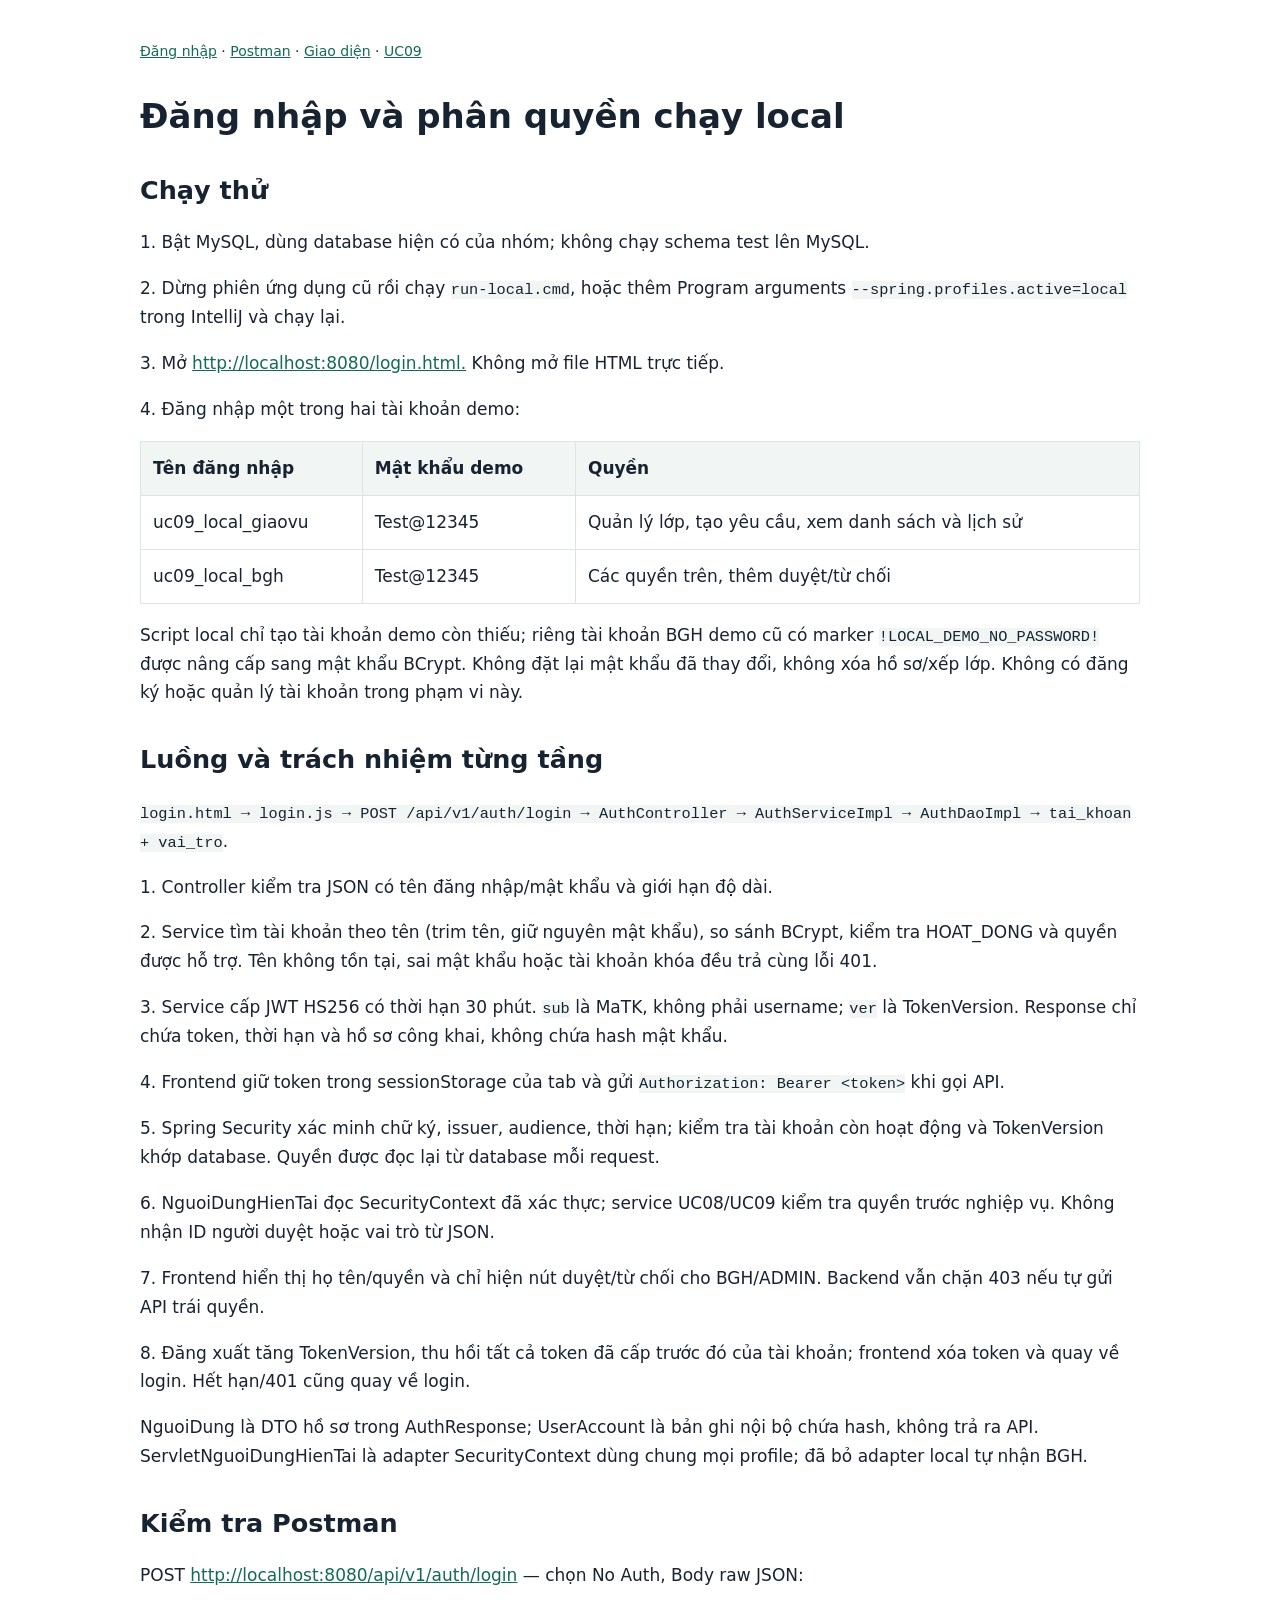
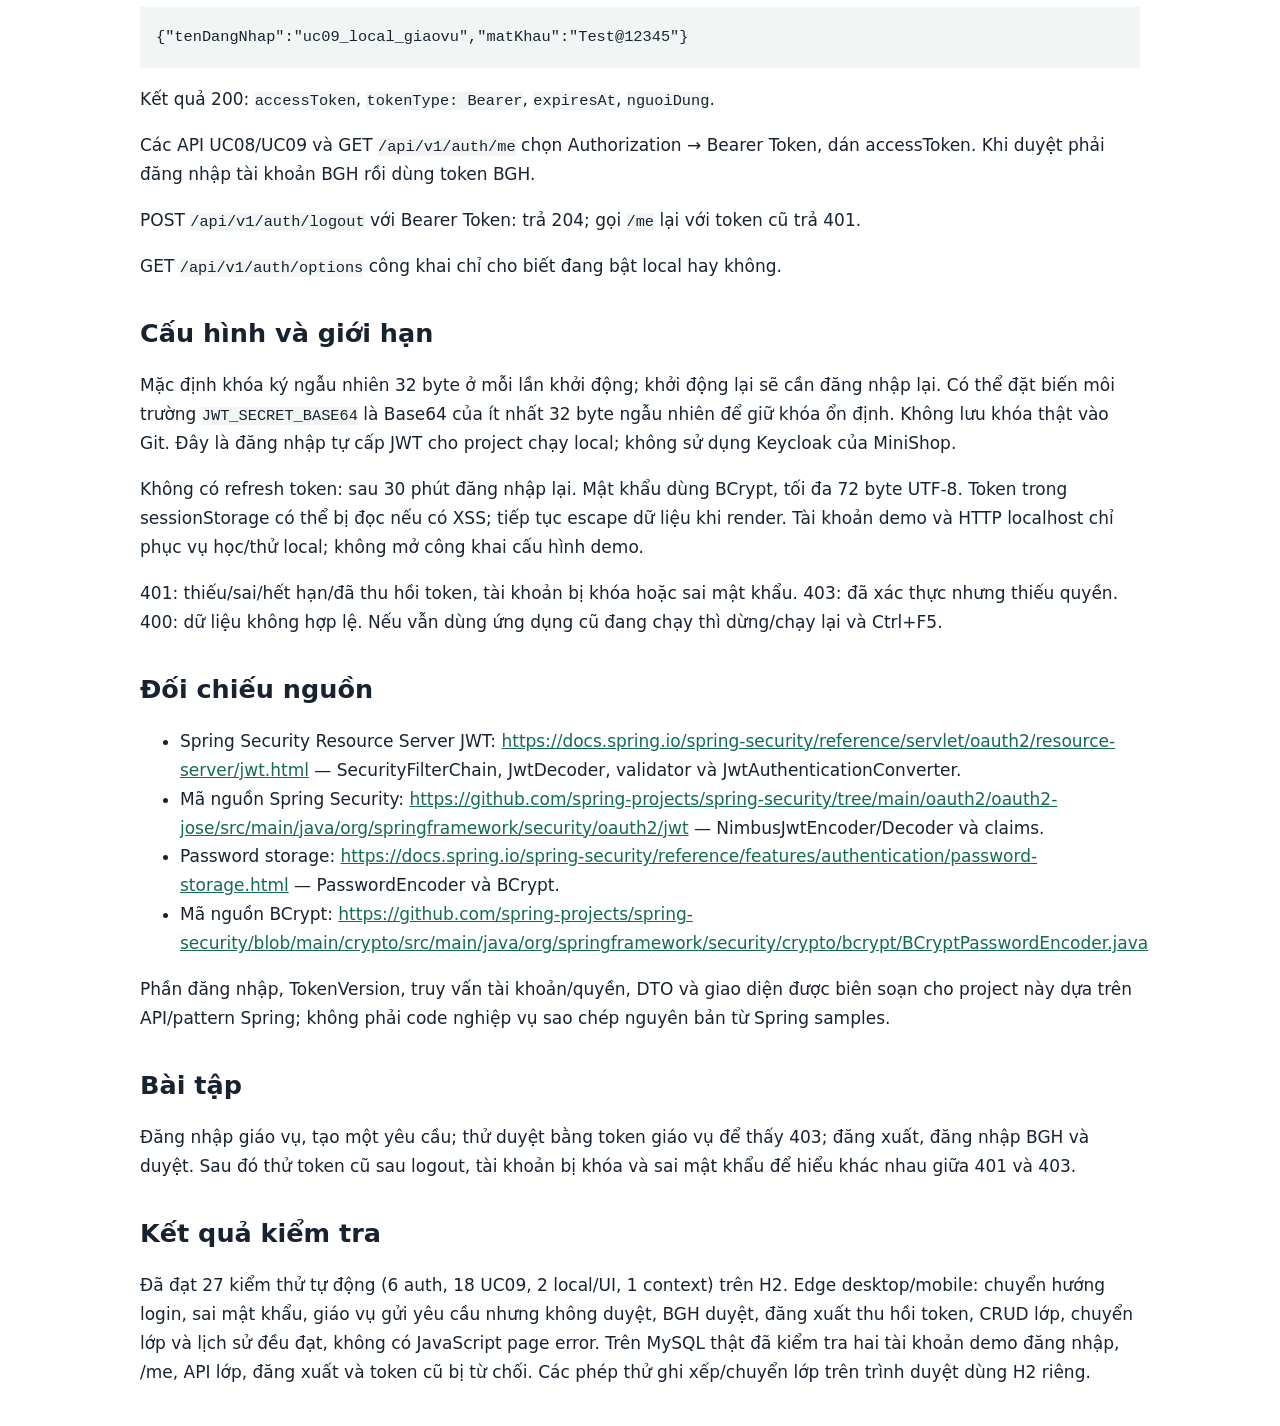
<file: docs/DANG_NHAP.html>
<!doctype html><html lang="vi"><head><meta charset="utf-8"><meta name="viewport" content="width=device-width,initial-scale=1"><title>DANG_NHAP</title><style>body{max-width:1000px;margin:40px auto;padding:0 24px;font:17px/1.7 system-ui;color:#182331}h1,h2{line-height:1.3}h2{margin-top:36px}p{overflow-wrap:anywhere}pre{overflow:auto;background:#f1f5f3;padding:16px}a{color:#136b54}table{border-collapse:collapse;width:100%}th,td{padding:12px;border:1px solid #dce5df;text-align:left}th{background:#f1f5f3}.table-wrap{overflow:auto}code{font-size:.9em;background:#f1f5f3}nav{font-size:14px;margin-bottom:30px}</style></head><body><nav><a href="DANG_NHAP.html">Đăng nhập</a> · <a href="LOCAL_POSTMAN.html">Postman</a> · <a href="GIAO_DIEN.html">Giao diện</a> · <a href="UC09.html">UC09</a></nav><h1>Đăng nhập và phân quyền chạy local</h1><h2>Chạy thử</h2><p>1. Bật MySQL, dùng database hiện có của nhóm; không chạy schema test lên MySQL.</p><p>2. Dừng phiên ứng dụng cũ rồi chạy <code>run-local.cmd</code>, hoặc thêm Program arguments <code>--spring.profiles.active=local</code> trong IntelliJ và chạy lại.</p><p>3. Mở <a href="http://localhost:8080/login.html.">http://localhost:8080/login.html.</a> Không mở file HTML trực tiếp.</p><p>4. Đăng nhập một trong hai tài khoản demo:</p><div class="table-wrap"><table><tr><th>Tên đăng nhập</th><th>Mật khẩu demo</th><th>Quyền</th></tr><tr><td>uc09_local_giaovu</td><td>Test@12345</td><td>Quản lý lớp, tạo yêu cầu, xem danh sách và lịch sử</td></tr><tr><td>uc09_local_bgh</td><td>Test@12345</td><td>Các quyền trên, thêm duyệt/từ chối</td></tr></table></div><p>Script local chỉ tạo tài khoản demo còn thiếu; riêng tài khoản BGH demo cũ có marker <code>!LOCAL_DEMO_NO_PASSWORD!</code> được nâng cấp sang mật khẩu BCrypt. Không đặt lại mật khẩu đã thay đổi, không xóa hồ sơ/xếp lớp. Không có đăng ký hoặc quản lý tài khoản trong phạm vi này.</p><h2>Luồng và trách nhiệm từng tầng</h2><p><code>login.html → login.js → POST /api/v1/auth/login → AuthController → AuthServiceImpl → AuthDaoImpl → tai_khoan + vai_tro</code>.</p><p>1. Controller kiểm tra JSON có tên đăng nhập/mật khẩu và giới hạn độ dài.</p><p>2. Service tìm tài khoản theo tên (trim tên, giữ nguyên mật khẩu), so sánh BCrypt, kiểm tra HOAT_DONG và quyền được hỗ trợ. Tên không tồn tại, sai mật khẩu hoặc tài khoản khóa đều trả cùng lỗi 401.</p><p>3. Service cấp JWT HS256 có thời hạn 30 phút. <code>sub</code> là MaTK, không phải username; <code>ver</code> là TokenVersion. Response chỉ chứa token, thời hạn và hồ sơ công khai, không chứa hash mật khẩu.</p><p>4. Frontend giữ token trong sessionStorage của tab và gửi <code>Authorization: Bearer &lt;token&gt;</code> khi gọi API.</p><p>5. Spring Security xác minh chữ ký, issuer, audience, thời hạn; kiểm tra tài khoản còn hoạt động và TokenVersion khớp database. Quyền được đọc lại từ database mỗi request.</p><p>6. NguoiDungHienTai đọc SecurityContext đã xác thực; service UC08/UC09 kiểm tra quyền trước nghiệp vụ. Không nhận ID người duyệt hoặc vai trò từ JSON.</p><p>7. Frontend hiển thị họ tên/quyền và chỉ hiện nút duyệt/từ chối cho BGH/ADMIN. Backend vẫn chặn 403 nếu tự gửi API trái quyền.</p><p>8. Đăng xuất tăng TokenVersion, thu hồi tất cả token đã cấp trước đó của tài khoản; frontend xóa token và quay về login. Hết hạn/401 cũng quay về login.</p><p>NguoiDung là DTO hồ sơ trong AuthResponse; UserAccount là bản ghi nội bộ chứa hash, không trả ra API. ServletNguoiDungHienTai là adapter SecurityContext dùng chung mọi profile; đã bỏ adapter local tự nhận BGH.</p><h2>Kiểm tra Postman</h2><p>POST <a href="http://localhost:8080/api/v1/auth/login">http://localhost:8080/api/v1/auth/login</a> — chọn No Auth, Body raw JSON:</p><pre><code>{&quot;tenDangNhap&quot;:&quot;uc09_local_giaovu&quot;,&quot;matKhau&quot;:&quot;Test@12345&quot;}</code></pre><p>Kết quả 200: <code>accessToken</code>, <code>tokenType: Bearer</code>, <code>expiresAt</code>, <code>nguoiDung</code>.</p><p>Các API UC08/UC09 và GET <code>/api/v1/auth/me</code> chọn Authorization → Bearer Token, dán accessToken. Khi duyệt phải đăng nhập tài khoản BGH rồi dùng token BGH.</p><p>POST <code>/api/v1/auth/logout</code> với Bearer Token: trả 204; gọi <code>/me</code> lại với token cũ trả 401.</p><p>GET <code>/api/v1/auth/options</code> công khai chỉ cho biết đang bật local hay không.</p><h2>Cấu hình và giới hạn</h2><p>Mặc định khóa ký ngẫu nhiên 32 byte ở mỗi lần khởi động; khởi động lại sẽ cần đăng nhập lại. Có thể đặt biến môi trường <code>JWT_SECRET_BASE64</code> là Base64 của ít nhất 32 byte ngẫu nhiên để giữ khóa ổn định. Không lưu khóa thật vào Git. Đây là đăng nhập tự cấp JWT cho project chạy local; không sử dụng Keycloak của MiniShop.</p><p>Không có refresh token: sau 30 phút đăng nhập lại. Mật khẩu dùng BCrypt, tối đa 72 byte UTF-8. Token trong sessionStorage có thể bị đọc nếu có XSS; tiếp tục escape dữ liệu khi render. Tài khoản demo và HTTP localhost chỉ phục vụ học/thử local; không mở công khai cấu hình demo.</p><p>401: thiếu/sai/hết hạn/đã thu hồi token, tài khoản bị khóa hoặc sai mật khẩu. 403: đã xác thực nhưng thiếu quyền. 400: dữ liệu không hợp lệ. Nếu vẫn dùng ứng dụng cũ đang chạy thì dừng/chạy lại và Ctrl+F5.</p><h2>Đối chiếu nguồn</h2><ul><li>Spring Security Resource Server JWT: <a href="https://docs.spring.io/spring-security/reference/servlet/oauth2/resource-server/jwt.html">https://docs.spring.io/spring-security/reference/servlet/oauth2/resource-server/jwt.html</a> — SecurityFilterChain, JwtDecoder, validator và JwtAuthenticationConverter.</li><li>Mã nguồn Spring Security: <a href="https://github.com/spring-projects/spring-security/tree/main/oauth2/oauth2-jose/src/main/java/org/springframework/security/oauth2/jwt">https://github.com/spring-projects/spring-security/tree/main/oauth2/oauth2-jose/src/main/java/org/springframework/security/oauth2/jwt</a> — NimbusJwtEncoder/Decoder và claims.</li><li>Password storage: <a href="https://docs.spring.io/spring-security/reference/features/authentication/password-storage.html">https://docs.spring.io/spring-security/reference/features/authentication/password-storage.html</a> — PasswordEncoder và BCrypt.</li><li>Mã nguồn BCrypt: <a href="https://github.com/spring-projects/spring-security/blob/main/crypto/src/main/java/org/springframework/security/crypto/bcrypt/BCryptPasswordEncoder.java">https://github.com/spring-projects/spring-security/blob/main/crypto/src/main/java/org/springframework/security/crypto/bcrypt/BCryptPasswordEncoder.java</a></li></ul><p>Phần đăng nhập, TokenVersion, truy vấn tài khoản/quyền, DTO và giao diện được biên soạn cho project này dựa trên API/pattern Spring; không phải code nghiệp vụ sao chép nguyên bản từ Spring samples.</p><h2>Bài tập</h2><p>Đăng nhập giáo vụ, tạo một yêu cầu; thử duyệt bằng token giáo vụ để thấy 403; đăng xuất, đăng nhập BGH và duyệt. Sau đó thử token cũ sau logout, tài khoản bị khóa và sai mật khẩu để hiểu khác nhau giữa 401 và 403.</p><h2>Kết quả kiểm tra</h2><p>Đã đạt 27 kiểm thử tự động (6 auth, 18 UC09, 2 local/UI, 1 context) trên H2. Edge desktop/mobile: chuyển hướng login, sai mật khẩu, giáo vụ gửi yêu cầu nhưng không duyệt, BGH duyệt, đăng xuất thu hồi token, CRUD lớp, chuyển lớp và lịch sử đều đạt, không có JavaScript page error. Trên MySQL thật đã kiểm tra hai tài khoản demo đăng nhập, /me, API lớp, đăng xuất và token cũ bị từ chối. Các phép thử ghi xếp/chuyển lớp trên trình duyệt dùng H2 riêng.</p></body></html>
</file>
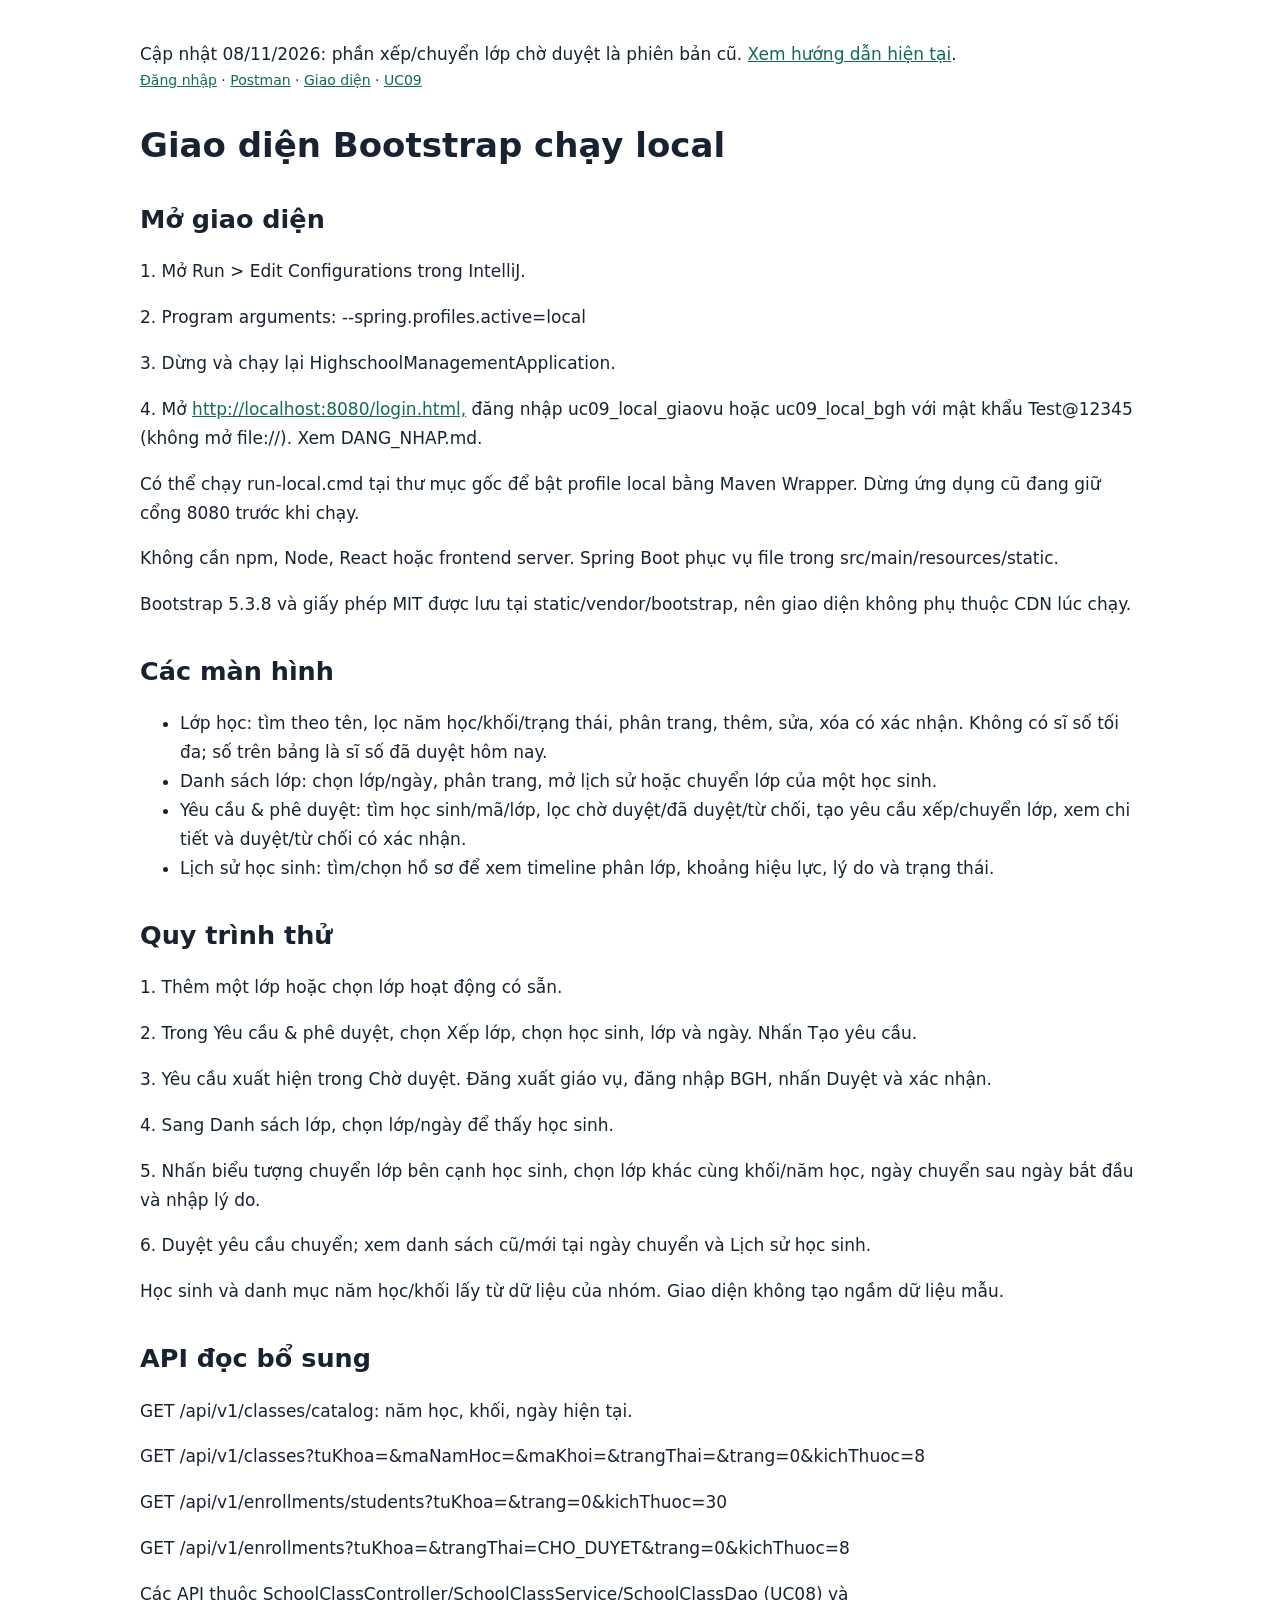
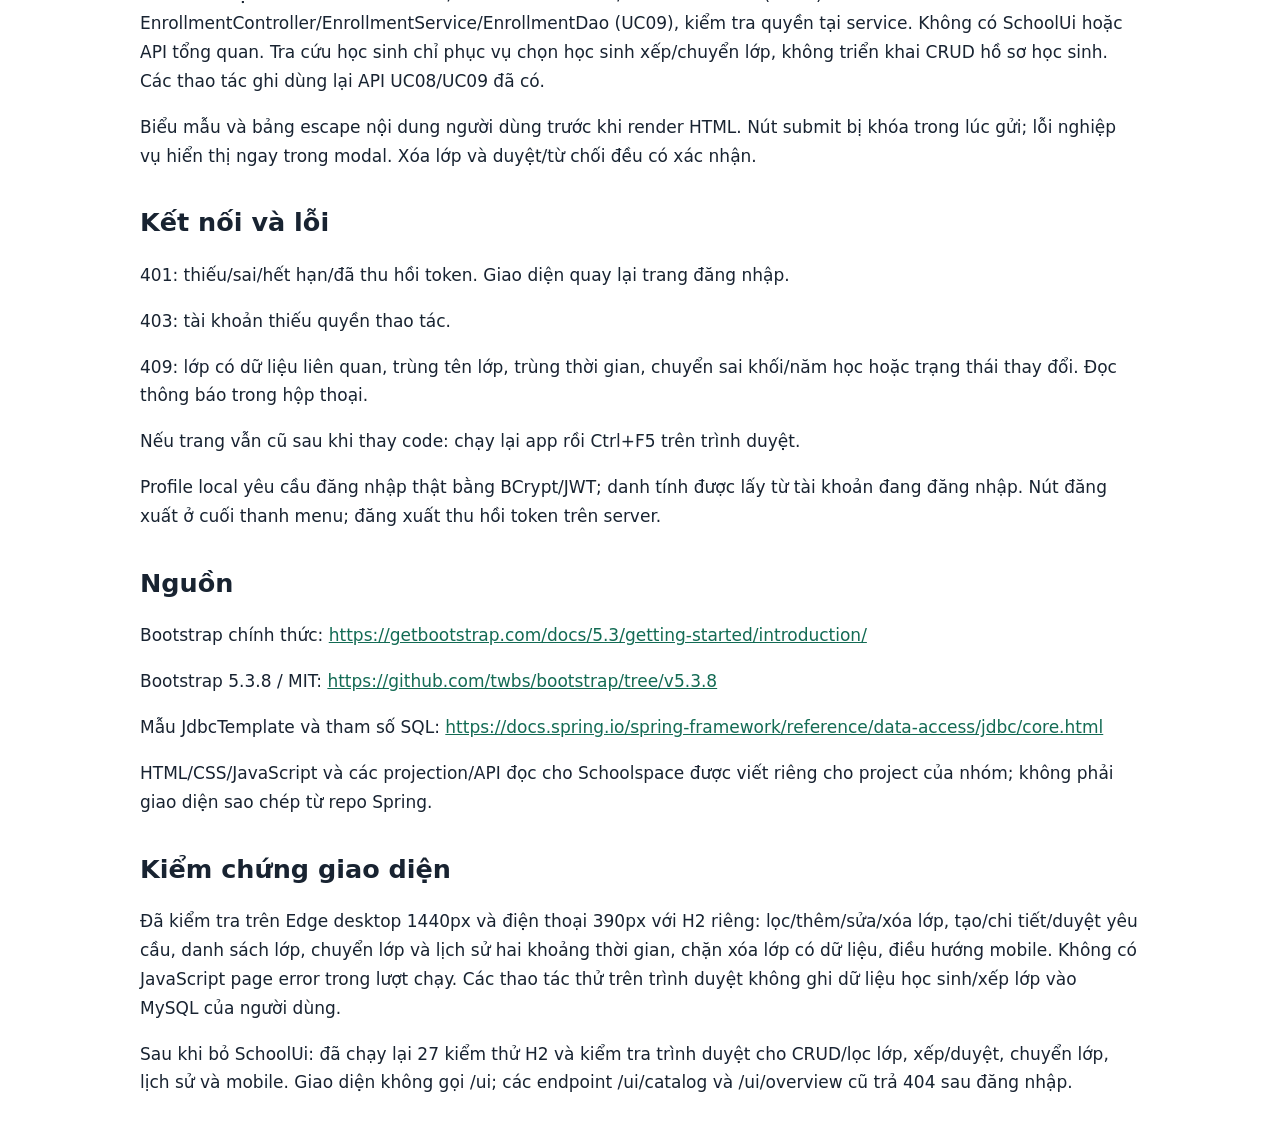
<file: docs/GIAO_DIEN.html>
<!doctype html><html lang="vi"><head><meta charset="utf-8"><meta name="viewport" content="width=device-width,initial-scale=1"><title>GIAO_DIEN</title><style>body{max-width:1000px;margin:40px auto;padding:0 24px;font:17px/1.7 system-ui;color:#182331}h1,h2{line-height:1.3}h2{margin-top:36px}p{overflow-wrap:anywhere}pre{overflow:auto;background:#f1f5f3;padding:16px}a{color:#136b54}table{border-collapse:collapse;width:100%}th,td{padding:12px;border:1px solid #dce5df;text-align:left}th{background:#f1f5f3}.table-wrap{overflow:auto}code{font-size:.9em;background:#f1f5f3}nav{font-size:14px;margin-bottom:30px}</style></head><body>
<aside lang="vi">Cập nhật 08/11/2026: phần xếp/chuyển lớp chờ duyệt là phiên bản cũ. <a href="XEP_LOP_TRUC_TIEP.md">Xem hướng dẫn hiện tại</a>.</aside><nav><a href="DANG_NHAP.html">Đăng nhập</a> · <a href="LOCAL_POSTMAN.html">Postman</a> · <a href="GIAO_DIEN.html">Giao diện</a> · <a href="UC09.html">UC09</a></nav><h1>Giao diện Bootstrap chạy local</h1><h2>Mở giao diện</h2><p>1. Mở Run &gt; Edit Configurations trong IntelliJ.</p><p>2. Program arguments: --spring.profiles.active=local</p><p>3. Dừng và chạy lại HighschoolManagementApplication.</p><p>4. Mở <a href="http://localhost:8080/login.html,">http://localhost:8080/login.html,</a> đăng nhập uc09_local_giaovu hoặc uc09_local_bgh với mật khẩu Test@12345 (không mở file://). Xem DANG_NHAP.md.</p><p>Có thể chạy run-local.cmd tại thư mục gốc để bật profile local bằng Maven Wrapper. Dừng ứng dụng cũ đang giữ cổng 8080 trước khi chạy.</p><p>Không cần npm, Node, React hoặc frontend server. Spring Boot phục vụ file trong src/main/resources/static.</p><p>Bootstrap 5.3.8 và giấy phép MIT được lưu tại static/vendor/bootstrap, nên giao diện không phụ thuộc CDN lúc chạy.</p><h2>Các màn hình</h2><ul><li>Lớp học: tìm theo tên, lọc năm học/khối/trạng thái, phân trang, thêm, sửa, xóa có xác nhận. Không có sĩ số tối đa; số trên bảng là sĩ số đã duyệt hôm nay.</li><li>Danh sách lớp: chọn lớp/ngày, phân trang, mở lịch sử hoặc chuyển lớp của một học sinh.</li><li>Yêu cầu &amp; phê duyệt: tìm học sinh/mã/lớp, lọc chờ duyệt/đã duyệt/từ chối, tạo yêu cầu xếp/chuyển lớp, xem chi tiết và duyệt/từ chối có xác nhận.</li><li>Lịch sử học sinh: tìm/chọn hồ sơ để xem timeline phân lớp, khoảng hiệu lực, lý do và trạng thái.</li></ul><h2>Quy trình thử</h2><p>1. Thêm một lớp hoặc chọn lớp hoạt động có sẵn.</p><p>2. Trong Yêu cầu &amp; phê duyệt, chọn Xếp lớp, chọn học sinh, lớp và ngày. Nhấn Tạo yêu cầu.</p><p>3. Yêu cầu xuất hiện trong Chờ duyệt. Đăng xuất giáo vụ, đăng nhập BGH, nhấn Duyệt và xác nhận.</p><p>4. Sang Danh sách lớp, chọn lớp/ngày để thấy học sinh.</p><p>5. Nhấn biểu tượng chuyển lớp bên cạnh học sinh, chọn lớp khác cùng khối/năm học, ngày chuyển sau ngày bắt đầu và nhập lý do.</p><p>6. Duyệt yêu cầu chuyển; xem danh sách cũ/mới tại ngày chuyển và Lịch sử học sinh.</p><p>Học sinh và danh mục năm học/khối lấy từ dữ liệu của nhóm. Giao diện không tạo ngầm dữ liệu mẫu.</p><h2>API đọc bổ sung</h2><p>GET /api/v1/classes/catalog: năm học, khối, ngày hiện tại.</p><p>GET /api/v1/classes?tuKhoa=&amp;maNamHoc=&amp;maKhoi=&amp;trangThai=&amp;trang=0&amp;kichThuoc=8</p><p>GET /api/v1/enrollments/students?tuKhoa=&amp;trang=0&amp;kichThuoc=30</p><p>GET /api/v1/enrollments?tuKhoa=&amp;trangThai=CHO_DUYET&amp;trang=0&amp;kichThuoc=8</p><p>Các API thuộc SchoolClassController/SchoolClassService/SchoolClassDao (UC08) và EnrollmentController/EnrollmentService/EnrollmentDao (UC09), kiểm tra quyền tại service. Không có SchoolUi hoặc API tổng quan. Tra cứu học sinh chỉ phục vụ chọn học sinh xếp/chuyển lớp, không triển khai CRUD hồ sơ học sinh. Các thao tác ghi dùng lại API UC08/UC09 đã có.</p><p>Biểu mẫu và bảng escape nội dung người dùng trước khi render HTML. Nút submit bị khóa trong lúc gửi; lỗi nghiệp vụ hiển thị ngay trong modal. Xóa lớp và duyệt/từ chối đều có xác nhận.</p><h2>Kết nối và lỗi</h2><p>401: thiếu/sai/hết hạn/đã thu hồi token. Giao diện quay lại trang đăng nhập.</p><p>403: tài khoản thiếu quyền thao tác.</p><p>409: lớp có dữ liệu liên quan, trùng tên lớp, trùng thời gian, chuyển sai khối/năm học hoặc trạng thái thay đổi. Đọc thông báo trong hộp thoại.</p><p>Nếu trang vẫn cũ sau khi thay code: chạy lại app rồi Ctrl+F5 trên trình duyệt.</p><p>Profile local yêu cầu đăng nhập thật bằng BCrypt/JWT; danh tính được lấy từ tài khoản đang đăng nhập. Nút đăng xuất ở cuối thanh menu; đăng xuất thu hồi token trên server.</p><h2>Nguồn</h2><p>Bootstrap chính thức: <a href="https://getbootstrap.com/docs/5.3/getting-started/introduction/">https://getbootstrap.com/docs/5.3/getting-started/introduction/</a></p><p>Bootstrap 5.3.8 / MIT: <a href="https://github.com/twbs/bootstrap/tree/v5.3.8">https://github.com/twbs/bootstrap/tree/v5.3.8</a></p><p>Mẫu JdbcTemplate và tham số SQL: <a href="https://docs.spring.io/spring-framework/reference/data-access/jdbc/core.html">https://docs.spring.io/spring-framework/reference/data-access/jdbc/core.html</a></p><p>HTML/CSS/JavaScript và các projection/API đọc cho Schoolspace được viết riêng cho project của nhóm; không phải giao diện sao chép từ repo Spring.</p><h2>Kiểm chứng giao diện</h2><p>Đã kiểm tra trên Edge desktop 1440px và điện thoại 390px với H2 riêng: lọc/thêm/sửa/xóa lớp, tạo/chi tiết/duyệt yêu cầu, danh sách lớp, chuyển lớp và lịch sử hai khoảng thời gian, chặn xóa lớp có dữ liệu, điều hướng mobile. Không có JavaScript page error trong lượt chạy. Các thao tác thử trên trình duyệt không ghi dữ liệu học sinh/xếp lớp vào MySQL của người dùng.</p><p>Sau khi bỏ SchoolUi: đã chạy lại 27 kiểm thử H2 và kiểm tra trình duyệt cho CRUD/lọc lớp, xếp/duyệt, chuyển lớp, lịch sử và mobile. Giao diện không gọi /ui; các endpoint /ui/catalog và /ui/overview cũ trả 404 sau đăng nhập.</p></body></html>
</file>
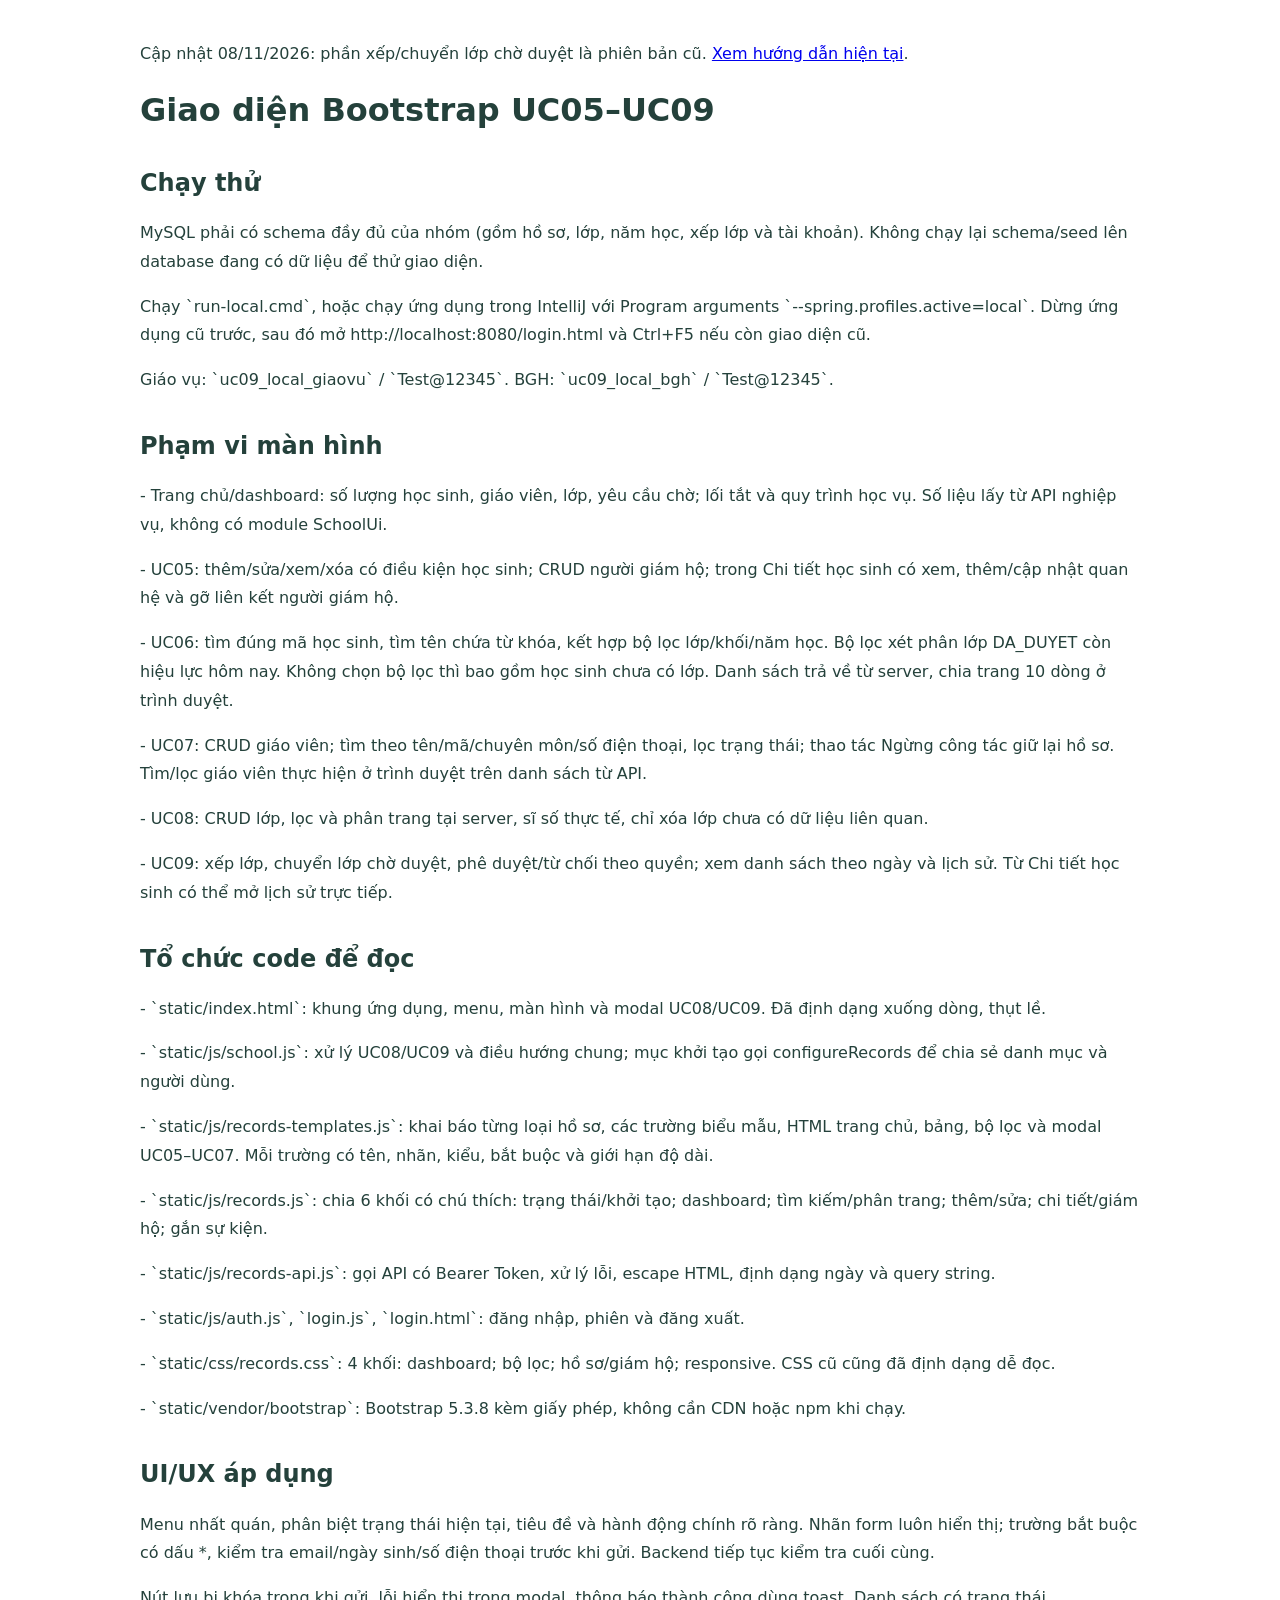
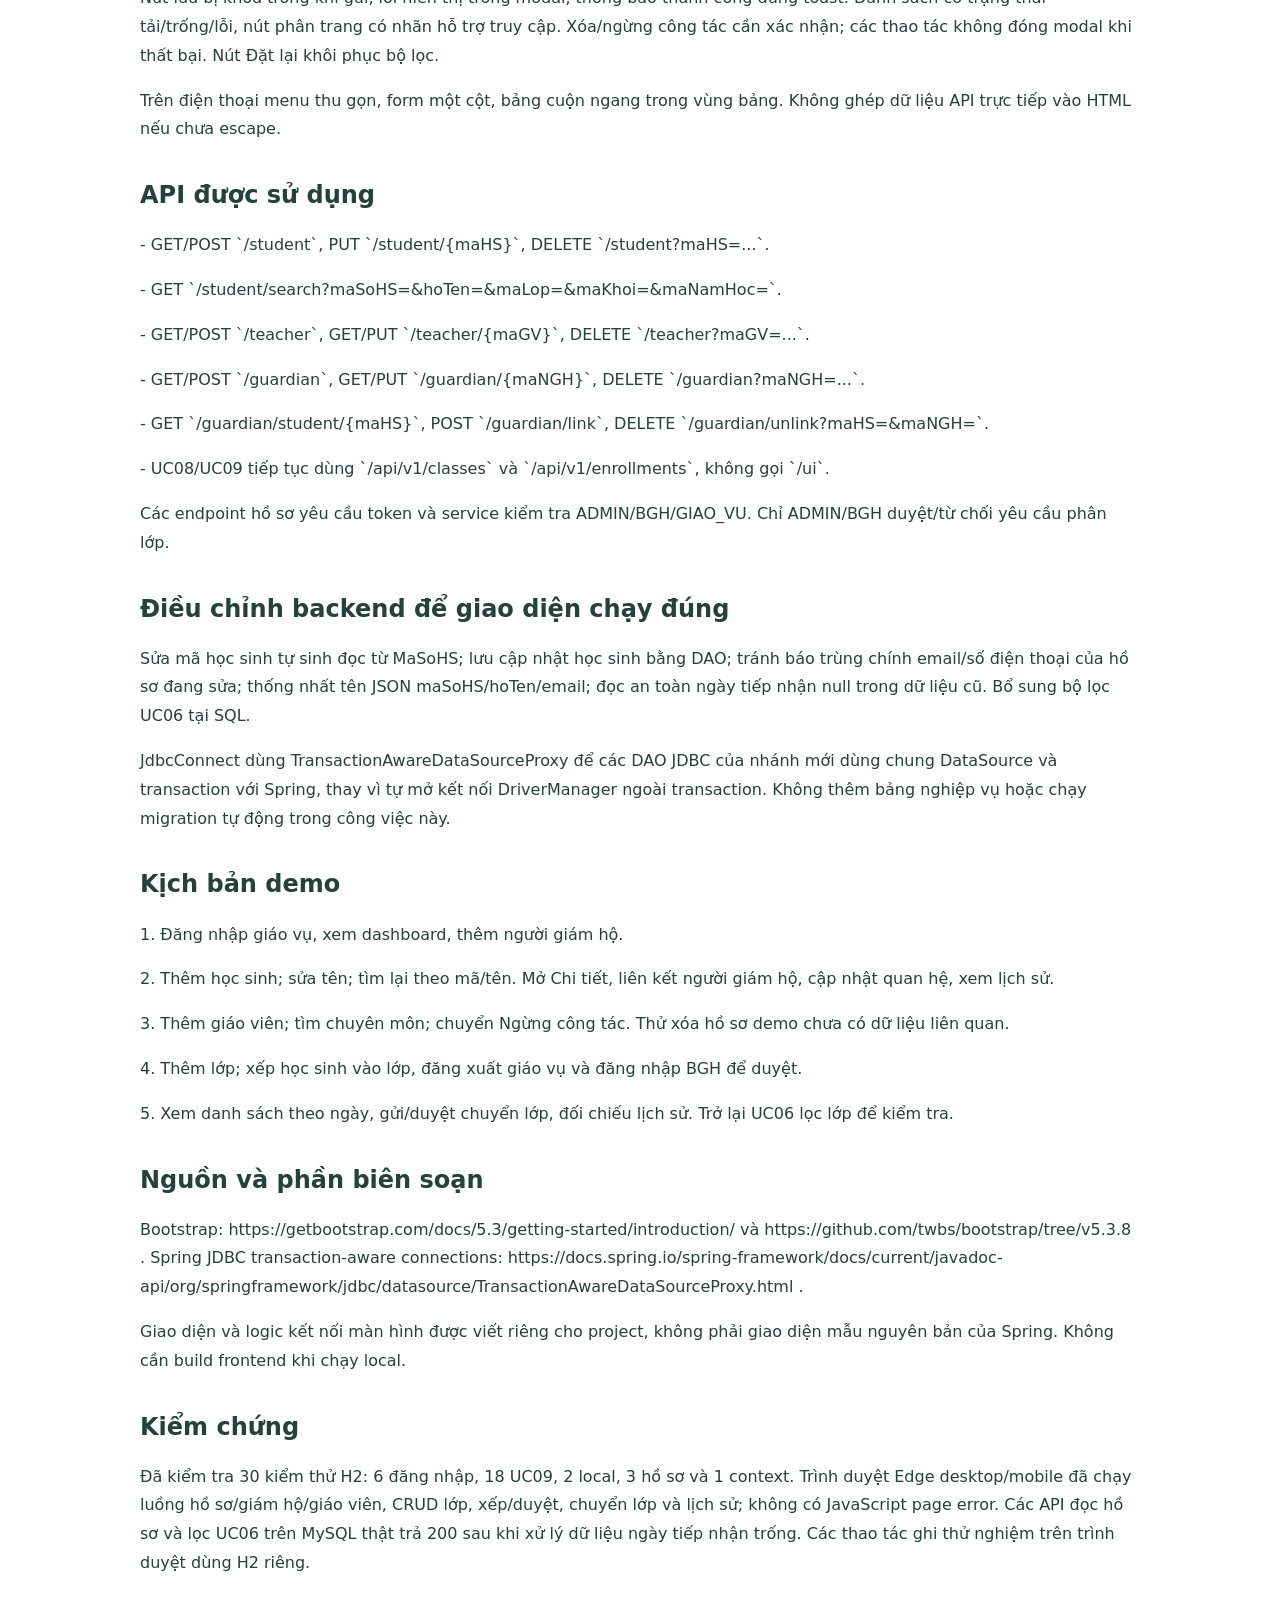
<file: docs/GIAO_DIEN_DAY_DU.html>
<!doctype html><html lang="vi"><meta charset="utf-8"><meta name="viewport" content="width=device-width,initial-scale=1"><title>Giao diện UC05–UC09</title><style>body{font:16px/1.8 system-ui;color:#24413b;max-width:1000px;margin:40px auto;padding:0 22px}h1,h2{line-height:1.3}h2{margin-top:36px}p{overflow-wrap:anywhere}</style><body>
<aside lang="vi">Cập nhật 08/11/2026: phần xếp/chuyển lớp chờ duyệt là phiên bản cũ. <a href="XEP_LOP_TRUC_TIEP.md">Xem hướng dẫn hiện tại</a>.</aside><h1>Giao diện Bootstrap UC05–UC09</h1><h2>Chạy thử</h2><p>MySQL phải có schema đầy đủ của nhóm (gồm hồ sơ, lớp, năm học, xếp lớp và tài khoản). Không chạy lại schema/seed lên database đang có dữ liệu để thử giao diện.</p><p>Chạy `run-local.cmd`, hoặc chạy ứng dụng trong IntelliJ với Program arguments `--spring.profiles.active=local`. Dừng ứng dụng cũ trước, sau đó mở http://localhost:8080/login.html và Ctrl+F5 nếu còn giao diện cũ.</p><p>Giáo vụ: `uc09_local_giaovu` / `Test@12345`. BGH: `uc09_local_bgh` / `Test@12345`.</p><h2>Phạm vi màn hình</h2><p>- Trang chủ/dashboard: số lượng học sinh, giáo viên, lớp, yêu cầu chờ; lối tắt và quy trình học vụ. Số liệu lấy từ API nghiệp vụ, không có module SchoolUi.</p><p>- UC05: thêm/sửa/xem/xóa có điều kiện học sinh; CRUD người giám hộ; trong Chi tiết học sinh có xem, thêm/cập nhật quan hệ và gỡ liên kết người giám hộ.</p><p>- UC06: tìm đúng mã học sinh, tìm tên chứa từ khóa, kết hợp bộ lọc lớp/khối/năm học. Bộ lọc xét phân lớp DA_DUYET còn hiệu lực hôm nay. Không chọn bộ lọc thì bao gồm học sinh chưa có lớp. Danh sách trả về từ server, chia trang 10 dòng ở trình duyệt.</p><p>- UC07: CRUD giáo viên; tìm theo tên/mã/chuyên môn/số điện thoại, lọc trạng thái; thao tác Ngừng công tác giữ lại hồ sơ. Tìm/lọc giáo viên thực hiện ở trình duyệt trên danh sách từ API.</p><p>- UC08: CRUD lớp, lọc và phân trang tại server, sĩ số thực tế, chỉ xóa lớp chưa có dữ liệu liên quan.</p><p>- UC09: xếp lớp, chuyển lớp chờ duyệt, phê duyệt/từ chối theo quyền; xem danh sách theo ngày và lịch sử. Từ Chi tiết học sinh có thể mở lịch sử trực tiếp.</p><h2>Tổ chức code để đọc</h2><p>- `static/index.html`: khung ứng dụng, menu, màn hình và modal UC08/UC09. Đã định dạng xuống dòng, thụt lề.</p><p>- `static/js/school.js`: xử lý UC08/UC09 và điều hướng chung; mục khởi tạo gọi configureRecords để chia sẻ danh mục và người dùng.</p><p>- `static/js/records-templates.js`: khai báo từng loại hồ sơ, các trường biểu mẫu, HTML trang chủ, bảng, bộ lọc và modal UC05–UC07. Mỗi trường có tên, nhãn, kiểu, bắt buộc và giới hạn độ dài.</p><p>- `static/js/records.js`: chia 6 khối có chú thích: trạng thái/khởi tạo; dashboard; tìm kiếm/phân trang; thêm/sửa; chi tiết/giám hộ; gắn sự kiện.</p><p>- `static/js/records-api.js`: gọi API có Bearer Token, xử lý lỗi, escape HTML, định dạng ngày và query string.</p><p>- `static/js/auth.js`, `login.js`, `login.html`: đăng nhập, phiên và đăng xuất.</p><p>- `static/css/records.css`: 4 khối: dashboard; bộ lọc; hồ sơ/giám hộ; responsive. CSS cũ cũng đã định dạng dễ đọc.</p><p>- `static/vendor/bootstrap`: Bootstrap 5.3.8 kèm giấy phép, không cần CDN hoặc npm khi chạy.</p><h2>UI/UX áp dụng</h2><p>Menu nhất quán, phân biệt trạng thái hiện tại, tiêu đề và hành động chính rõ ràng. Nhãn form luôn hiển thị; trường bắt buộc có dấu *, kiểm tra email/ngày sinh/số điện thoại trước khi gửi. Backend tiếp tục kiểm tra cuối cùng.</p><p>Nút lưu bị khóa trong khi gửi, lỗi hiển thị trong modal, thông báo thành công dùng toast. Danh sách có trạng thái tải/trống/lỗi, nút phân trang có nhãn hỗ trợ truy cập. Xóa/ngừng công tác cần xác nhận; các thao tác không đóng modal khi thất bại. Nút Đặt lại khôi phục bộ lọc.</p><p>Trên điện thoại menu thu gọn, form một cột, bảng cuộn ngang trong vùng bảng. Không ghép dữ liệu API trực tiếp vào HTML nếu chưa escape.</p><h2>API được sử dụng</h2><p>- GET/POST `/student`, PUT `/student/{maHS}`, DELETE `/student?maHS=...`.</p><p>- GET `/student/search?maSoHS=&amp;hoTen=&amp;maLop=&amp;maKhoi=&amp;maNamHoc=`.</p><p>- GET/POST `/teacher`, GET/PUT `/teacher/{maGV}`, DELETE `/teacher?maGV=...`.</p><p>- GET/POST `/guardian`, GET/PUT `/guardian/{maNGH}`, DELETE `/guardian?maNGH=...`.</p><p>- GET `/guardian/student/{maHS}`, POST `/guardian/link`, DELETE `/guardian/unlink?maHS=&amp;maNGH=`.</p><p>- UC08/UC09 tiếp tục dùng `/api/v1/classes` và `/api/v1/enrollments`, không gọi `/ui`.</p><p>Các endpoint hồ sơ yêu cầu token và service kiểm tra ADMIN/BGH/GIAO_VU. Chỉ ADMIN/BGH duyệt/từ chối yêu cầu phân lớp.</p><h2>Điều chỉnh backend để giao diện chạy đúng</h2><p>Sửa mã học sinh tự sinh đọc từ MaSoHS; lưu cập nhật học sinh bằng DAO; tránh báo trùng chính email/số điện thoại của hồ sơ đang sửa; thống nhất tên JSON maSoHS/hoTen/email; đọc an toàn ngày tiếp nhận null trong dữ liệu cũ. Bổ sung bộ lọc UC06 tại SQL.</p><p>JdbcConnect dùng TransactionAwareDataSourceProxy để các DAO JDBC của nhánh mới dùng chung DataSource và transaction với Spring, thay vì tự mở kết nối DriverManager ngoài transaction. Không thêm bảng nghiệp vụ hoặc chạy migration tự động trong công việc này.</p><h2>Kịch bản demo</h2><p>1. Đăng nhập giáo vụ, xem dashboard, thêm người giám hộ.</p><p>2. Thêm học sinh; sửa tên; tìm lại theo mã/tên. Mở Chi tiết, liên kết người giám hộ, cập nhật quan hệ, xem lịch sử.</p><p>3. Thêm giáo viên; tìm chuyên môn; chuyển Ngừng công tác. Thử xóa hồ sơ demo chưa có dữ liệu liên quan.</p><p>4. Thêm lớp; xếp học sinh vào lớp, đăng xuất giáo vụ và đăng nhập BGH để duyệt.</p><p>5. Xem danh sách theo ngày, gửi/duyệt chuyển lớp, đối chiếu lịch sử. Trở lại UC06 lọc lớp để kiểm tra.</p><h2>Nguồn và phần biên soạn</h2><p>Bootstrap: https://getbootstrap.com/docs/5.3/getting-started/introduction/ và https://github.com/twbs/bootstrap/tree/v5.3.8 . Spring JDBC transaction-aware connections: https://docs.spring.io/spring-framework/docs/current/javadoc-api/org/springframework/jdbc/datasource/TransactionAwareDataSourceProxy.html .</p><p>Giao diện và logic kết nối màn hình được viết riêng cho project, không phải giao diện mẫu nguyên bản của Spring. Không cần build frontend khi chạy local.</p><h2>Kiểm chứng</h2><p>Đã kiểm tra 30 kiểm thử H2: 6 đăng nhập, 18 UC09, 2 local, 3 hồ sơ và 1 context. Trình duyệt Edge desktop/mobile đã chạy luồng hồ sơ/giám hộ/giáo viên, CRUD lớp, xếp/duyệt, chuyển lớp và lịch sử; không có JavaScript page error. Các API đọc hồ sơ và lọc UC06 trên MySQL thật trả 200 sau khi xử lý dữ liệu ngày tiếp nhận trống. Các thao tác ghi thử nghiệm trên trình duyệt dùng H2 riêng.</p></body></html>
</file>
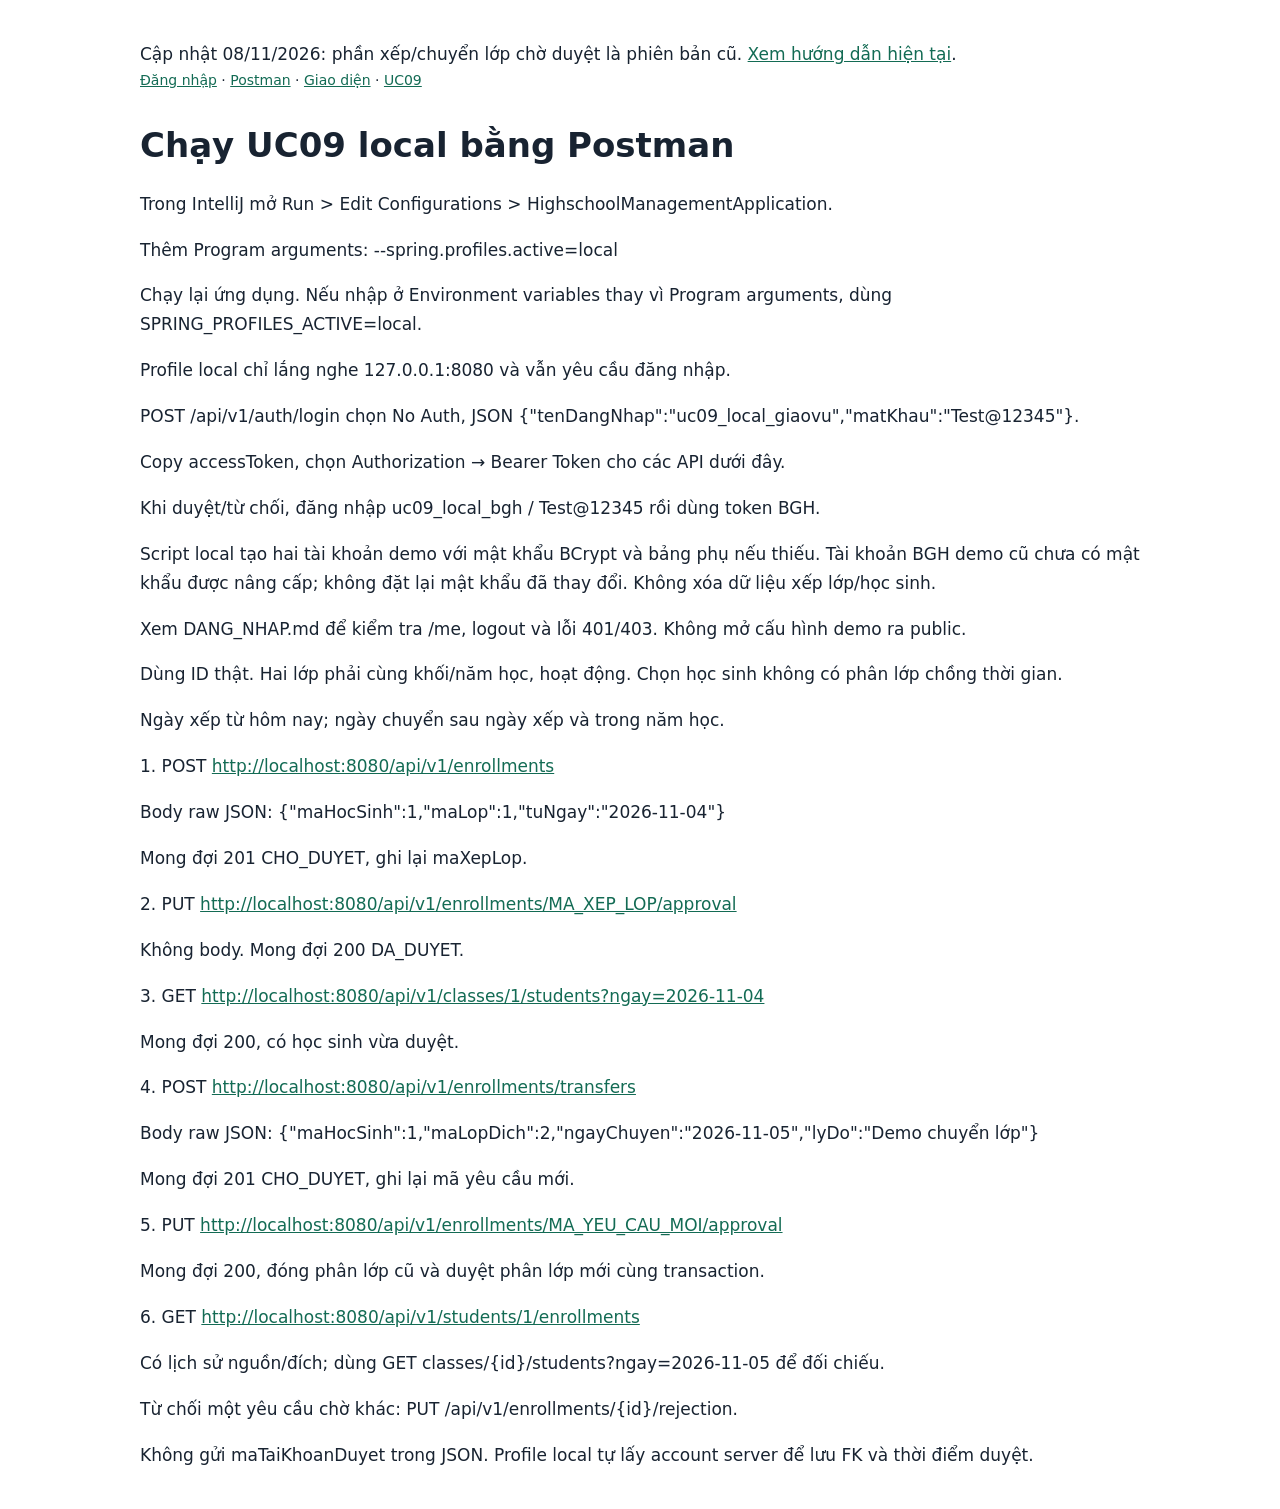
<file: docs/LOCAL_POSTMAN.html>
<!doctype html><html lang="vi"><head><meta charset="utf-8"><meta name="viewport" content="width=device-width,initial-scale=1"><title>LOCAL_POSTMAN</title><style>body{max-width:1000px;margin:40px auto;padding:0 24px;font:17px/1.7 system-ui;color:#182331}h1,h2{line-height:1.3}h2{margin-top:36px}p{overflow-wrap:anywhere}pre{overflow:auto;background:#f1f5f3;padding:16px}a{color:#136b54}table{border-collapse:collapse;width:100%}th,td{padding:12px;border:1px solid #dce5df;text-align:left}th{background:#f1f5f3}.table-wrap{overflow:auto}code{font-size:.9em;background:#f1f5f3}nav{font-size:14px;margin-bottom:30px}</style></head><body>
<aside lang="vi">Cập nhật 08/11/2026: phần xếp/chuyển lớp chờ duyệt là phiên bản cũ. <a href="XEP_LOP_TRUC_TIEP.md">Xem hướng dẫn hiện tại</a>.</aside><nav><a href="DANG_NHAP.html">Đăng nhập</a> · <a href="LOCAL_POSTMAN.html">Postman</a> · <a href="GIAO_DIEN.html">Giao diện</a> · <a href="UC09.html">UC09</a></nav><h1>Chạy UC09 local bằng Postman</h1><p>Trong IntelliJ mở Run &gt; Edit Configurations &gt; HighschoolManagementApplication.</p><p>Thêm Program arguments: --spring.profiles.active=local</p><p>Chạy lại ứng dụng. Nếu nhập ở Environment variables thay vì Program arguments, dùng SPRING_PROFILES_ACTIVE=local.</p><p>Profile local chỉ lắng nghe 127.0.0.1:8080 và vẫn yêu cầu đăng nhập.</p><p>POST /api/v1/auth/login chọn No Auth, JSON {&quot;tenDangNhap&quot;:&quot;uc09_local_giaovu&quot;,&quot;matKhau&quot;:&quot;Test@12345&quot;}.</p><p>Copy accessToken, chọn Authorization → Bearer Token cho các API dưới đây.</p><p>Khi duyệt/từ chối, đăng nhập uc09_local_bgh / Test@12345 rồi dùng token BGH.</p><p>Script local tạo hai tài khoản demo với mật khẩu BCrypt và bảng phụ nếu thiếu. Tài khoản BGH demo cũ chưa có mật khẩu được nâng cấp; không đặt lại mật khẩu đã thay đổi. Không xóa dữ liệu xếp lớp/học sinh.</p><p>Xem DANG_NHAP.md để kiểm tra /me, logout và lỗi 401/403. Không mở cấu hình demo ra public.</p><p>Dùng ID thật. Hai lớp phải cùng khối/năm học, hoạt động. Chọn học sinh không có phân lớp chồng thời gian.</p><p>Ngày xếp từ hôm nay; ngày chuyển sau ngày xếp và trong năm học.</p><p>1. POST <a href="http://localhost:8080/api/v1/enrollments">http://localhost:8080/api/v1/enrollments</a></p><p>Body raw JSON: {&quot;maHocSinh&quot;:1,&quot;maLop&quot;:1,&quot;tuNgay&quot;:&quot;2026-11-04&quot;}</p><p>Mong đợi 201 CHO_DUYET, ghi lại maXepLop.</p><p>2. PUT <a href="http://localhost:8080/api/v1/enrollments/MA_XEP_LOP/approval">http://localhost:8080/api/v1/enrollments/MA_XEP_LOP/approval</a></p><p>Không body. Mong đợi 200 DA_DUYET.</p><p>3. GET <a href="http://localhost:8080/api/v1/classes/1/students?ngay=2026-11-04">http://localhost:8080/api/v1/classes/1/students?ngay=2026-11-04</a></p><p>Mong đợi 200, có học sinh vừa duyệt.</p><p>4. POST <a href="http://localhost:8080/api/v1/enrollments/transfers">http://localhost:8080/api/v1/enrollments/transfers</a></p><p>Body raw JSON: {&quot;maHocSinh&quot;:1,&quot;maLopDich&quot;:2,&quot;ngayChuyen&quot;:&quot;2026-11-05&quot;,&quot;lyDo&quot;:&quot;Demo chuyển lớp&quot;}</p><p>Mong đợi 201 CHO_DUYET, ghi lại mã yêu cầu mới.</p><p>5. PUT <a href="http://localhost:8080/api/v1/enrollments/MA_YEU_CAU_MOI/approval">http://localhost:8080/api/v1/enrollments/MA_YEU_CAU_MOI/approval</a></p><p>Mong đợi 200, đóng phân lớp cũ và duyệt phân lớp mới cùng transaction.</p><p>6. GET <a href="http://localhost:8080/api/v1/students/1/enrollments">http://localhost:8080/api/v1/students/1/enrollments</a></p><p>Có lịch sử nguồn/đích; dùng GET classes/{id}/students?ngay=2026-11-05 để đối chiếu.</p><p>Từ chối một yêu cầu chờ khác: PUT /api/v1/enrollments/{id}/rejection.</p><p>Không gửi maTaiKhoanDuyet trong JSON. Profile local tự lấy account server để lưu FK và thời điểm duyệt.</p></body></html>
</file>
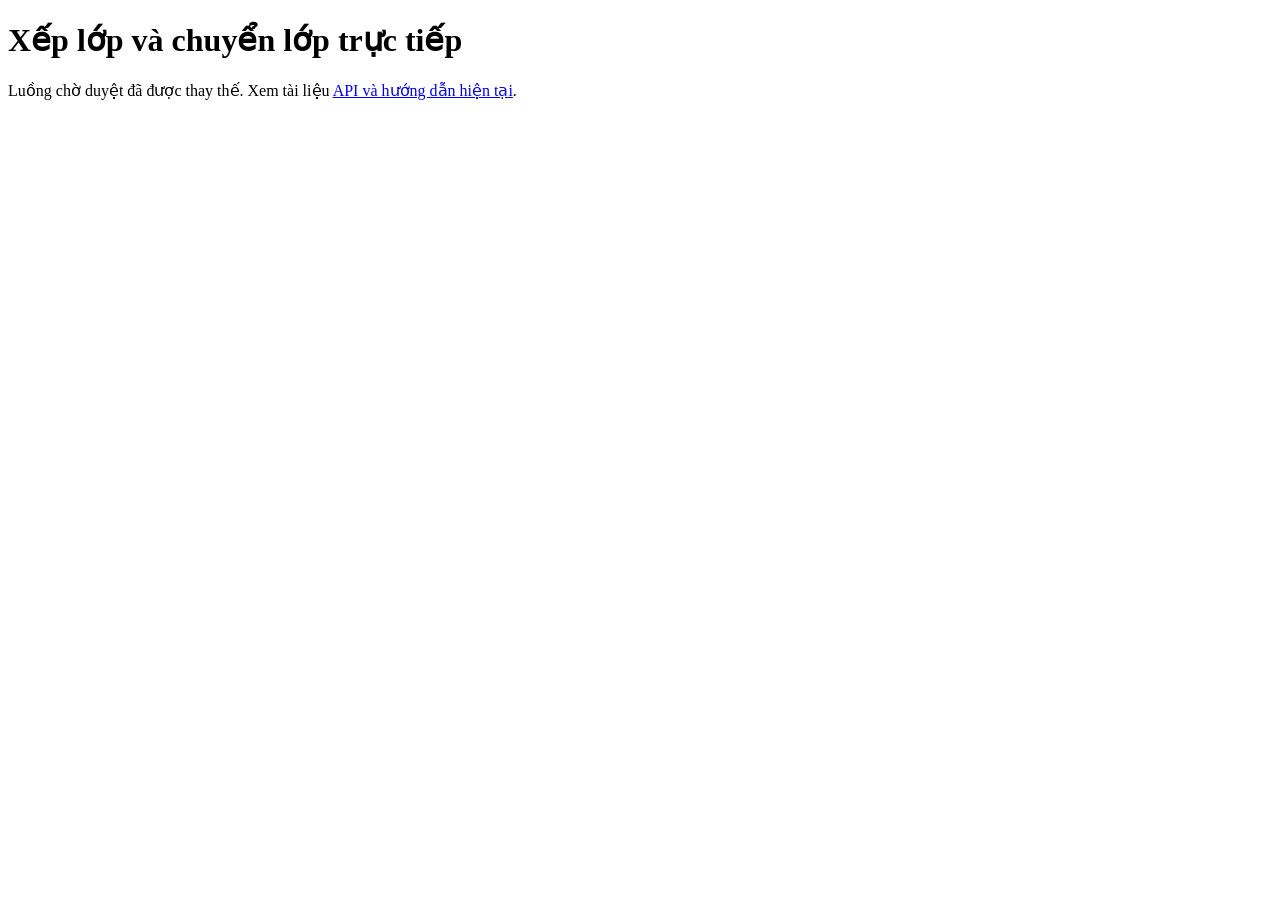
<file: docs/UC09.html>
<!doctype html><html lang="vi"><meta charset="utf-8"><title>Xếp lớp trực tiếp</title><h1>Xếp lớp và chuyển lớp trực tiếp</h1><p>Luồng chờ duyệt đã được thay thế. Xem tài liệu <a href="XEP_LOP_TRUC_TIEP.md">API và hướng dẫn hiện tại</a>.</p></html>
</file>
